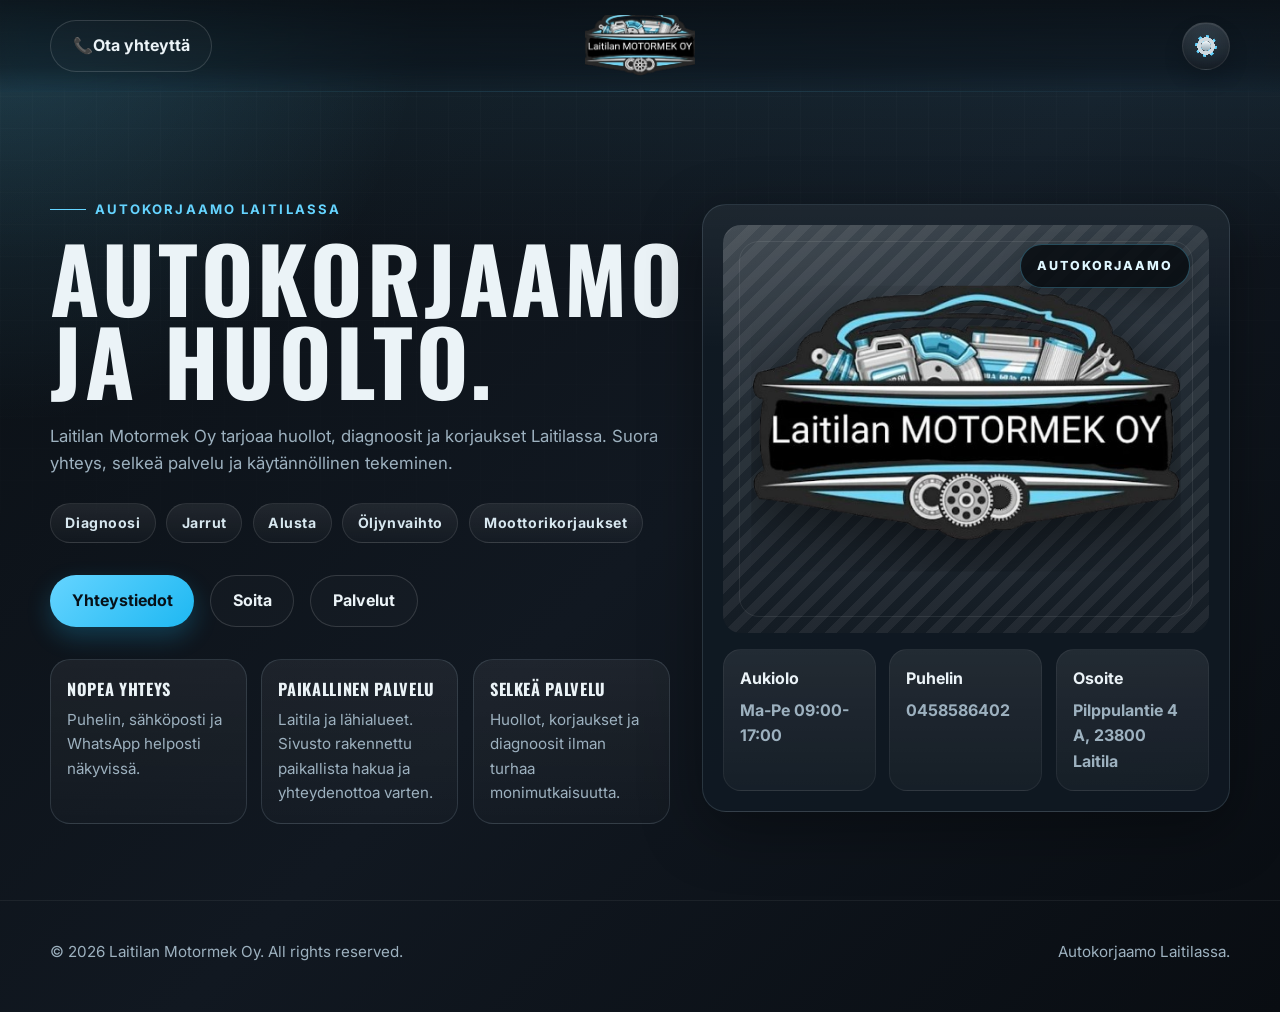
<file: index.html>
<!DOCTYPE html>
<html lang="fi">
<head>
  <meta charset="UTF-8">
  <meta name="viewport" content="width=device-width, initial-scale=1.0">
  <title>Laitilan Motormek Oy | Home</title>
  <meta
    name="description"
    content="Laitilan Motormek Oy tarjoaa autohuollot, diagnoosit ja korjaukset Laitilassa. Fast local car repair and maintenance in Laitila."
  >
  <meta
    name="keywords"
    content="autokorjaamo Laitila, autohuolto Laitila, car repair Laitila, diagnostics Laitila"
  >
  <meta name="theme-color" content="#0d1117">
  <meta property="og:title" content="Laitilan Motormek Oy">
  <meta property="og:description" content="Autokorjaamo Laitilassa. Car service and repair in Laitila.">
  <meta property="og:type" content="website">
  <meta property="og:locale" content="en_FI">
  <link rel="icon" type="image/png" href="logo-removebg-preview.png">
  <link rel="apple-touch-icon" href="logo-removebg-preview.png">
  <link rel="preconnect" href="https://fonts.googleapis.com">
  <link rel="preconnect" href="https://fonts.gstatic.com" crossorigin>
  <link
    href="https://fonts.googleapis.com/css2?family=Oswald:wght@400;500;600;700&family=Inter:wght@400;500;600;700;800&display=swap"
    rel="stylesheet"
  >
  <link rel="stylesheet" href="styles.css">
</head>
<body data-page="home">
  <a class="skip-link" href="#main-content">Skip to content</a>

  <header class="site-header">
    <div class="container nav">
      <a class="header-call button button-secondary" href="tel:0458586402">
        <span class="header-call-icon" aria-hidden="true">📞</span>
        <span class="header-call-text" data-i18n="header_call">Ota yhteyttä</span>
      </a>

      <a class="brand brand-center" href="index.html" aria-label="Laitilan Motormek Oy home">
        <span class="brand-logo-wrap">
          <img class="brand-logo" src="logo-removebg-preview.png" alt="Laitilan Motormek Oy logo">
        </span>
      </a>

      <div class="header-actions">
        <button class="nav-toggle" type="button" aria-expanded="false" aria-label="Open navigation">
          <span class="sr-only" data-i18n="header_menu">Menu</span>
          <span class="nav-toggle-gear" aria-hidden="true">
            <span class="gear-ring"></span>
            <span class="gear-core"></span>
          </span>
        </button>
      </div>

      <nav class="nav-menu" aria-label="Primary">
        <a href="index.html" data-i18n="nav_home">Home</a>
        <a href="services.html" data-i18n="nav_services">Services</a>
        <a href="contact.html" data-i18n="nav_contact">Contact</a>
        <div class="nav-menu-footer">
          <span class="nav-menu-lang-label" data-i18n="menu_language">Language</span>
          <div class="lang-switch" aria-label="Language switch">
            <button class="lang-button is-active" type="button" data-lang-btn="fi">FI</button>
            <button class="lang-button" type="button" data-lang-btn="en">EN</button>
          </div>
        </div>
      </nav>
    </div>
  </header>

  <main id="main-content">
    <section class="hero page-hero" id="home">
      <div class="container hero-grid">
        <div class="hero-copy">
          <p class="eyebrow" data-i18n="hero_eyebrow">Autokorjaamo Laitilassa</p>
          <h1 data-i18n="hero_title">Autokorjaamo ja huolto.</h1>
          <p class="hero-text" data-i18n="hero_text">
            Laitilan Motormek Oy tarjoaa huollot, diagnoosit ja korjaukset Laitilassa. Suora yhteys, selkeä palvelu ja käytännöllinen tekeminen.
          </p>
          <div class="hero-strip" aria-label="Service highlights">
            <span data-i18n="hero_tag_1">Diagnoosi</span>
            <span data-i18n="hero_tag_2">Jarrut</span>
            <span data-i18n="hero_tag_3">Alusta</span>
            <span data-i18n="hero_tag_4">Öljynvaihto</span>
            <span data-i18n="hero_tag_5">Moottorikorjaukset</span>
          </div>
          <div class="hero-actions">
            <a class="button button-primary" href="contact.html" data-i18n="hero_cta_contact">Yhteystiedot</a>
            <a class="button button-secondary" href="tel:0458586402">
              <span data-i18n="hero_cta_call">Soita</span>
            </a>
            <a class="button button-secondary" href="services.html" data-i18n="hero_cta_services">Palvelut</a>
          </div>
          <div class="hero-stats" aria-label="Business strengths">
            <article>
              <strong data-i18n="stat_1_title">Nopea yhteys</strong>
              <p data-i18n="stat_1_text">Puhelin, sähköposti ja WhatsApp helposti näkyvissä.</p>
            </article>
            <article>
              <strong data-i18n="stat_2_title">Paikallinen palvelu</strong>
              <p data-i18n="stat_2_text">Laitila ja lähialueet. Sivusto rakennettu paikallista hakua ja yhteydenottoa varten.</p>
            </article>
            <article>
              <strong data-i18n="stat_3_title">Selkeä palvelu</strong>
              <p data-i18n="stat_3_text">Huollot, korjaukset ja diagnoosit ilman turhaa monimutkaisuutta.</p>
            </article>
          </div>
        </div>

        <div class="hero-card">
          <div class="logo-frame" aria-label="Brand presentation">
            <div class="hero-badge hero-badge-top" data-i18n="hero_badge_top">Autokorjaamo</div>
            <img class="hero-logo" src="logo-removebg-preview.png" alt="Laitilan Motormek Oy logo">
          </div>
          <div class="quick-info">
            <article>
              <strong data-i18n="info_hours_title">Aukiolo</strong>
              <p data-i18n="info_hours_text">Ma-Pe 09:00-17:00</p>
            </article>
            <article>
              <strong data-i18n="info_phone_title">Puhelin</strong>
              <p>0458586402</p>
            </article>
            <article>
              <strong data-i18n="info_address_title">Osoite</strong>
              <p>Pilppulantie 4 A, 23800 Laitila</p>
            </article>
          </div>
        </div>
      </div>
    </section>
  </main>

  <footer class="site-footer">
    <div class="container footer-content">
      <p>&copy; <span id="year"></span> Laitilan Motormek Oy. All rights reserved.</p>
      <p data-i18n="footer_tagline">Autokorjaamo Laitilassa.</p>
    </div>
  </footer>

  <script src="script.js"></script>
</body>
</html>
</file>
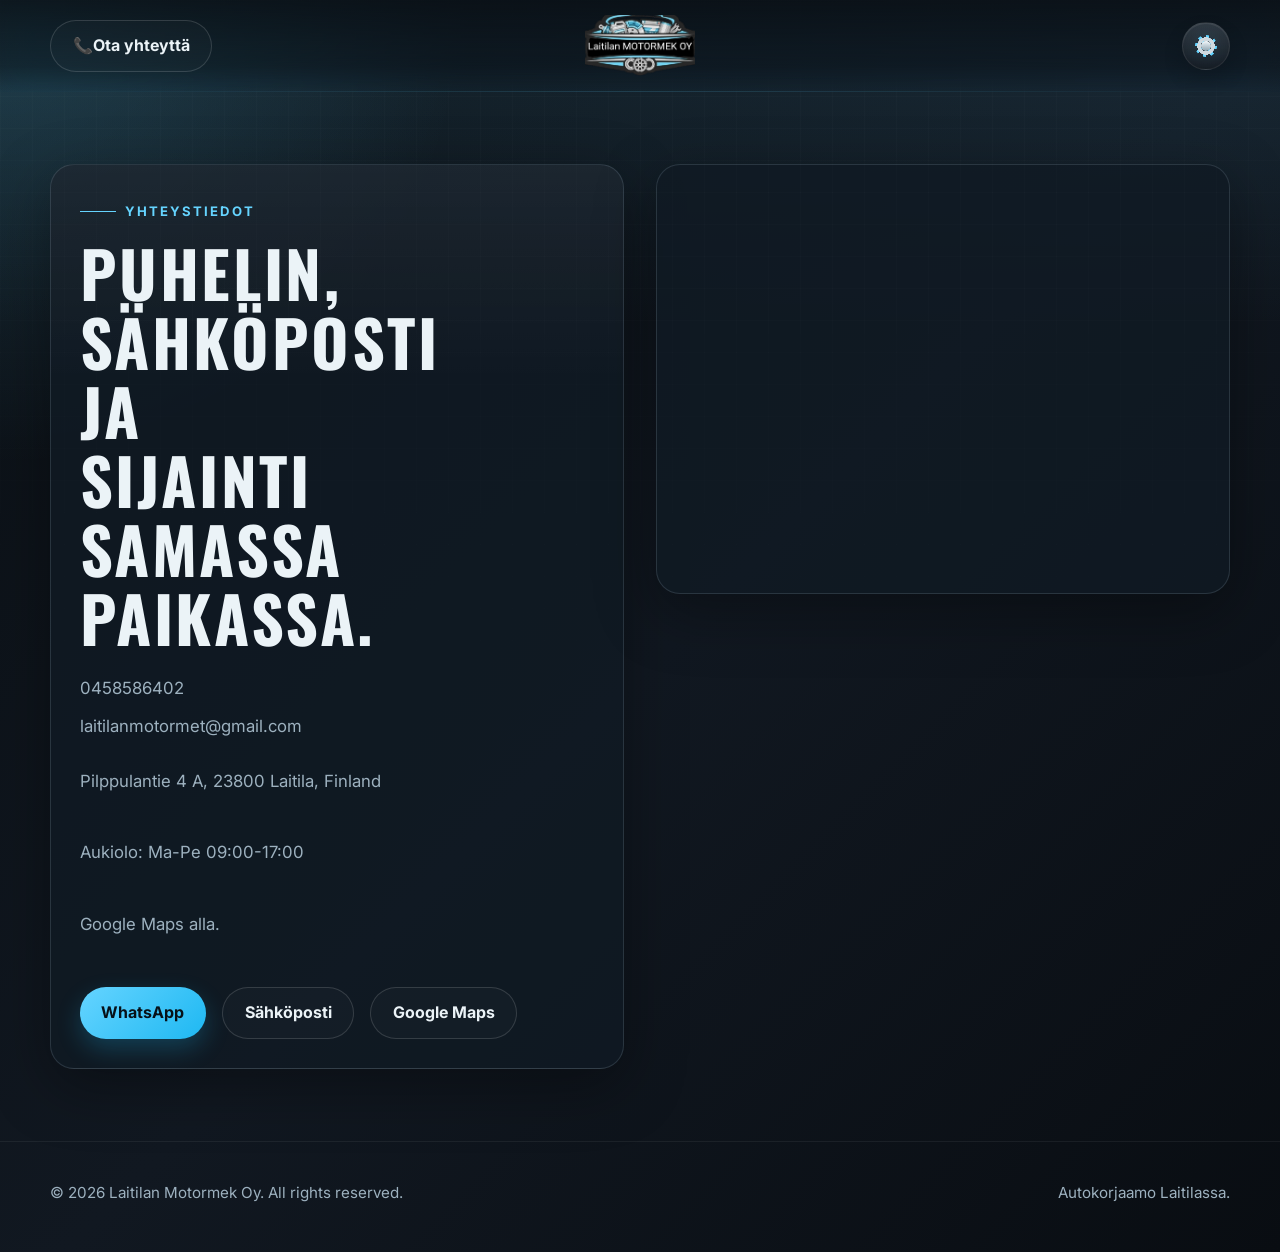
<file: contact.html>
<!DOCTYPE html>
<html lang="fi">
<head>
  <meta charset="UTF-8">
  <meta name="viewport" content="width=device-width, initial-scale=1.0">
  <title>Laitilan Motormek Oy | Contact</title>
  <meta
    name="description"
    content="Laitilan Motormek Oy yhteystiedot: puhelin, sähköposti, osoite ja Google Maps Laitilassa."
  >
  <meta name="theme-color" content="#0d1117">
  <link rel="icon" type="image/png" href="logo-removebg-preview.png">
  <link rel="apple-touch-icon" href="logo-removebg-preview.png">
  <link rel="preconnect" href="https://fonts.googleapis.com">
  <link rel="preconnect" href="https://fonts.gstatic.com" crossorigin>
  <link
    href="https://fonts.googleapis.com/css2?family=Oswald:wght@400;500;600;700&family=Inter:wght@400;500;600;700;800&display=swap"
    rel="stylesheet"
  >
  <link rel="stylesheet" href="styles.css">
</head>
<body data-page="contact">
  <a class="skip-link" href="#main-content">Skip to content</a>

  <header class="site-header">
    <div class="container nav">
      <a class="header-call button button-secondary" href="tel:0458586402">
        <span class="header-call-icon" aria-hidden="true">📞</span>
        <span class="header-call-text" data-i18n="header_call">Ota yhteyttä</span>
      </a>

      <a class="brand brand-center" href="index.html" aria-label="Laitilan Motormek Oy home">
        <span class="brand-logo-wrap">
          <img class="brand-logo" src="logo-removebg-preview.png" alt="Laitilan Motormek Oy logo">
        </span>
      </a>

      <div class="header-actions">
        <button class="nav-toggle" type="button" aria-expanded="false" aria-label="Open navigation">
          <span class="sr-only" data-i18n="header_menu">Menu</span>
          <span class="nav-toggle-gear" aria-hidden="true">
            <span class="gear-ring"></span>
            <span class="gear-core"></span>
          </span>
        </button>
      </div>

      <nav class="nav-menu" aria-label="Primary">
        <a href="index.html" data-i18n="nav_home">Home</a>
        <a href="services.html" data-i18n="nav_services">Services</a>
        <a href="contact.html" data-i18n="nav_contact">Contact</a>
        <div class="nav-menu-footer">
          <span class="nav-menu-lang-label" data-i18n="menu_language">Language</span>
          <div class="lang-switch" aria-label="Language switch">
            <button class="lang-button is-active" type="button" data-lang-btn="fi">FI</button>
            <button class="lang-button" type="button" data-lang-btn="en">EN</button>
          </div>
        </div>
      </nav>
    </div>
  </header>

  <main id="main-content">
    <section class="section page-section contact-page">
      <div class="container contact-grid">
        <div class="contact-panel">
          <p class="eyebrow" data-i18n="contact_eyebrow">Yhteystiedot</p>
          <h1 class="page-title" data-i18n="contact_title">Puhelin, sähköposti ja sijainti samassa paikassa.</h1>

          <div class="contact-list">
            <a href="tel:0458586402">0458586402</a>
            <a href="mailto:laitilanmotormet@gmail.com">laitilanmotormet@gmail.com</a>
            <p>Pilppulantie 4 A, 23800 Laitila, Finland</p>
            <p data-i18n="contact_hours">Ma-Pe 09:00-17:00</p>
            <p data-i18n="contact_map_note">Google Maps alla.</p>
          </div>

          <div class="contact-actions">
            <a class="button button-primary" href="https://wa.me/0458586402" target="_blank" rel="noreferrer">
              WhatsApp
            </a>
            <a class="button button-secondary" href="mailto:laitilanmotormet@gmail.com" data-i18n="contact_email">Sähköposti</a>
            <a class="button button-secondary" href="https://maps.google.com/?q=Pilppulantie%204%20A%2C%2023800%20Laitila" target="_blank" rel="noreferrer" data-i18n="contact_maps">
              Google Maps
            </a>
          </div>
        </div>

        <div class="map-card">
          <iframe
            title="Google Maps location of Laitilan Motormek Oy"
            src="https://www.google.com/maps?q=Pilppulantie%204%20A%2C%2023800%20Laitila&z=15&output=embed"
            loading="lazy"
            referrerpolicy="no-referrer-when-downgrade"
          ></iframe>
        </div>
      </div>
    </section>
  </main>

  <footer class="site-footer">
    <div class="container footer-content">
      <p>&copy; <span id="year"></span> Laitilan Motormek Oy. All rights reserved.</p>
      <p data-i18n="footer_tagline">Autokorjaamo Laitilassa.</p>
    </div>
  </footer>

  <script src="script.js"></script>
</body>
</html>
</file>
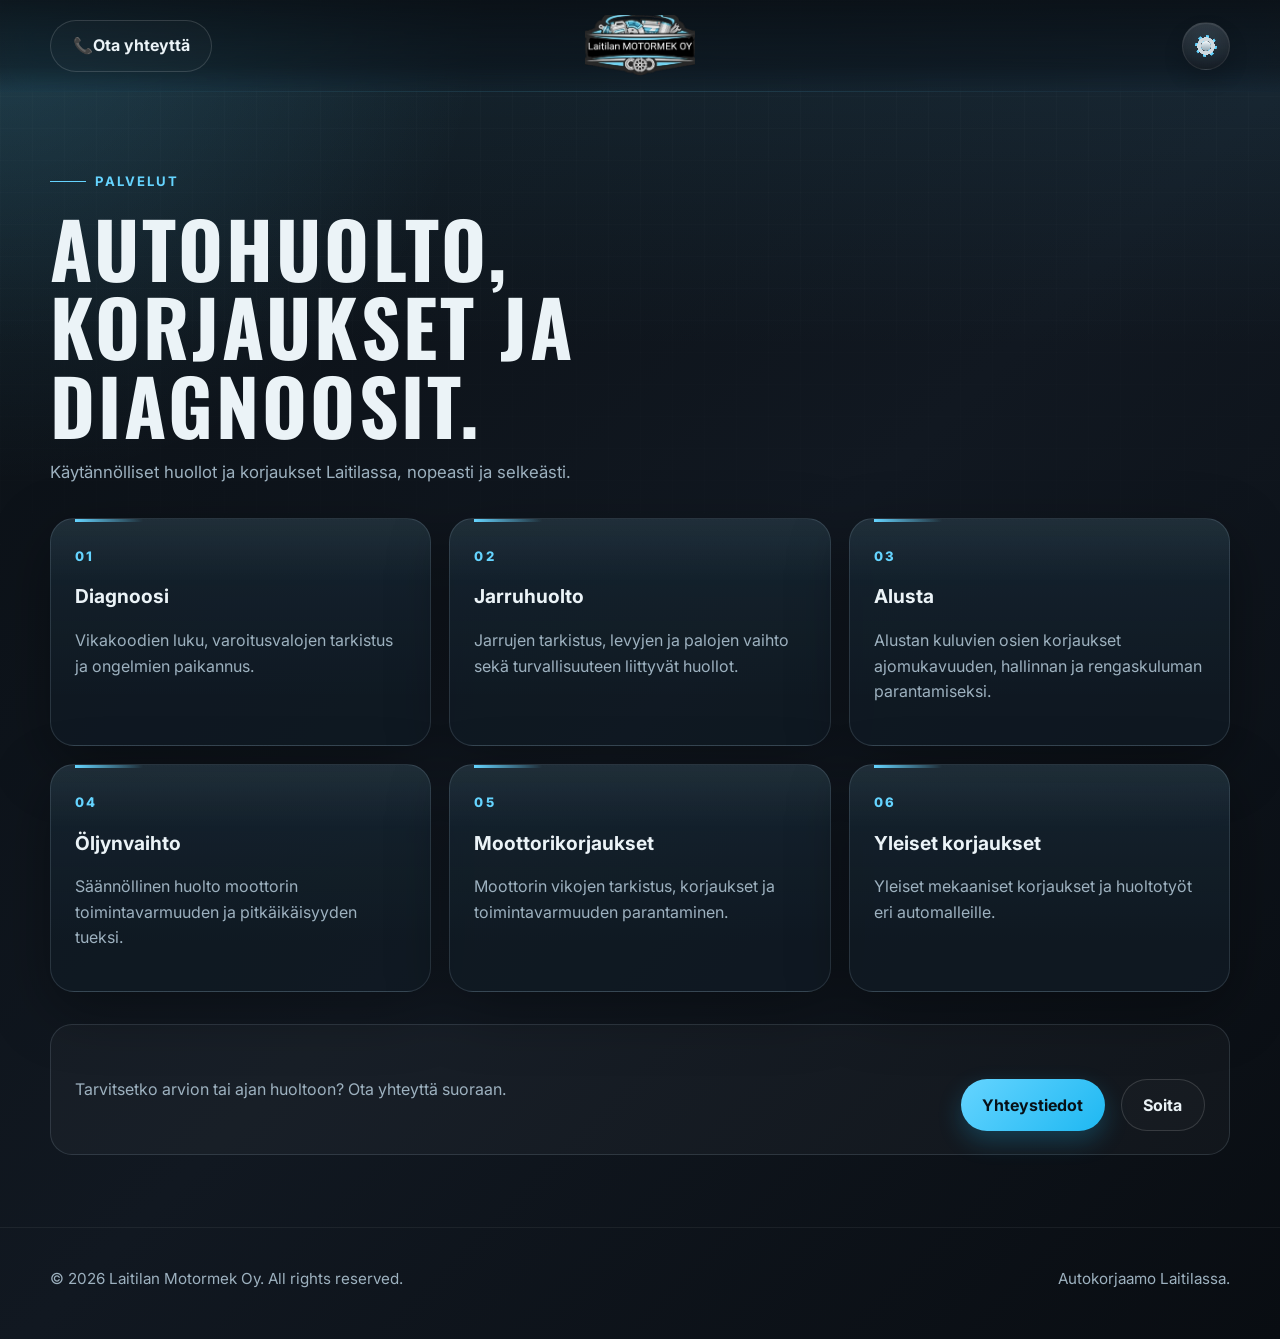
<file: services.html>
<!DOCTYPE html>
<html lang="fi">
<head>
  <meta charset="UTF-8">
  <meta name="viewport" content="width=device-width, initial-scale=1.0">
  <title>Laitilan Motormek Oy | Services</title>
  <meta
    name="description"
    content="Autokorjaamo Laitilassa: diagnoosi, jarruhuolto, alusta, öljynvaihto, moottorikorjaukset ja yleiset korjaukset."
  >
  <meta name="theme-color" content="#0d1117">
  <link rel="icon" type="image/png" href="logo-removebg-preview.png">
  <link rel="apple-touch-icon" href="logo-removebg-preview.png">
  <link rel="preconnect" href="https://fonts.googleapis.com">
  <link rel="preconnect" href="https://fonts.gstatic.com" crossorigin>
  <link
    href="https://fonts.googleapis.com/css2?family=Oswald:wght@400;500;600;700&family=Inter:wght@400;500;600;700;800&display=swap"
    rel="stylesheet"
  >
  <link rel="stylesheet" href="styles.css">
</head>
<body data-page="services">
  <a class="skip-link" href="#main-content">Skip to content</a>

  <header class="site-header">
    <div class="container nav">
      <a class="header-call button button-secondary" href="tel:0458586402">
        <span class="header-call-icon" aria-hidden="true">📞</span>
        <span class="header-call-text" data-i18n="header_call">Ota yhteyttä</span>
      </a>

      <a class="brand brand-center" href="index.html" aria-label="Laitilan Motormek Oy home">
        <span class="brand-logo-wrap">
          <img class="brand-logo" src="logo-removebg-preview.png" alt="Laitilan Motormek Oy logo">
        </span>
      </a>

      <div class="header-actions">
        <button class="nav-toggle" type="button" aria-expanded="false" aria-label="Open navigation">
          <span class="sr-only" data-i18n="header_menu">Menu</span>
          <span class="nav-toggle-gear" aria-hidden="true">
            <span class="gear-ring"></span>
            <span class="gear-core"></span>
          </span>
        </button>
      </div>

      <nav class="nav-menu" aria-label="Primary">
        <a href="index.html" data-i18n="nav_home">Home</a>
        <a href="services.html" data-i18n="nav_services">Services</a>
        <a href="contact.html" data-i18n="nav_contact">Contact</a>
        <div class="nav-menu-footer">
          <span class="nav-menu-lang-label" data-i18n="menu_language">Language</span>
          <div class="lang-switch" aria-label="Language switch">
            <button class="lang-button is-active" type="button" data-lang-btn="fi">FI</button>
            <button class="lang-button" type="button" data-lang-btn="en">EN</button>
          </div>
        </div>
      </nav>
    </div>
  </header>

  <main id="main-content">
    <section class="section page-section services-page">
      <div class="container">
        <div class="page-intro">
          <p class="eyebrow" data-i18n="services_eyebrow">Palvelut</p>
          <h1 class="page-title" data-i18n="services_title">Autohuolto, korjaukset ja diagnoosit.</h1>
          <p class="page-text" data-i18n="services_intro">Käytännölliset huollot ja korjaukset Laitilassa, nopeasti ja selkeästi.</p>
        </div>

        <div class="service-grid">
          <article class="service-card">
            <span class="service-index">01</span>
            <h3 data-i18n="service_1_title">Diagnoosi</h3>
            <p data-i18n="service_1_text">Vikakoodien luku, varoitusvalojen tarkistus ja ongelmien paikannus.</p>
          </article>
          <article class="service-card">
            <span class="service-index">02</span>
            <h3 data-i18n="service_2_title">Jarruhuolto</h3>
            <p data-i18n="service_2_text">Jarrujen tarkistus, levyjen ja palojen vaihto sekä turvallisuuteen liittyvät huollot.</p>
          </article>
          <article class="service-card">
            <span class="service-index">03</span>
            <h3 data-i18n="service_3_title">Alusta</h3>
            <p data-i18n="service_3_text">Alustan kuluvien osien korjaukset ajomukavuuden, hallinnan ja rengaskuluman parantamiseksi.</p>
          </article>
          <article class="service-card">
            <span class="service-index">04</span>
            <h3 data-i18n="service_4_title">Öljynvaihto</h3>
            <p data-i18n="service_4_text">Säännöllinen huolto moottorin toimintavarmuuden ja pitkäikäisyyden tueksi.</p>
          </article>
          <article class="service-card">
            <span class="service-index">05</span>
            <h3 data-i18n="service_5_title">Moottorikorjaukset</h3>
            <p data-i18n="service_5_text">Moottorin vikojen tarkistus, korjaukset ja toimintavarmuuden parantaminen.</p>
          </article>
          <article class="service-card">
            <span class="service-index">06</span>
            <h3 data-i18n="service_6_title">Yleiset korjaukset</h3>
            <p data-i18n="service_6_text">Yleiset mekaaniset korjaukset ja huoltotyöt eri automalleille.</p>
          </article>
        </div>

        <div class="page-cta-panel">
          <p data-i18n="services_cta_text">Tarvitsetko arvion tai ajan huoltoon? Ota yhteyttä suoraan.</p>
          <div class="hero-actions">
            <a class="button button-primary" href="contact.html" data-i18n="hero_cta_contact">Yhteystiedot</a>
            <a class="button button-secondary" href="tel:0458586402">
              <span data-i18n="hero_cta_call">Soita</span>
            </a>
          </div>
        </div>
      </div>
    </section>
  </main>

  <footer class="site-footer">
    <div class="container footer-content">
      <p>&copy; <span id="year"></span> Laitilan Motormek Oy. All rights reserved.</p>
      <p data-i18n="footer_tagline">Autokorjaamo Laitilassa.</p>
    </div>
  </footer>

  <script src="script.js"></script>
</body>
</html>
</file>
<file: styles.css>
:root {
  --bg: #090d12;
  --bg-soft: #101821;
  --surface: rgba(17, 26, 36, 0.82);
  --surface-strong: #111923;
  --surface-metal: #1a232d;
  --text: #ebf3f7;
  --muted: #9db1bf;
  --line: rgba(173, 198, 214, 0.16);
  --accent: #65d4ff;
  --accent-strong: #1eb8f2;
  --accent-dark: #0c6d92;
  --shadow: 0 18px 60px rgba(0, 0, 0, 0.34);
  --radius: 24px;
  --container: 1180px;
}

* {
  box-sizing: border-box;
}

html {
  scroll-behavior: smooth;
}

body {
  margin: 0;
  font-family: "Inter", sans-serif;
  color: var(--text);
  background:
    radial-gradient(circle at top left, rgba(101, 212, 255, 0.18), transparent 26%),
    linear-gradient(180deg, rgba(101, 212, 255, 0.1), transparent 26%),
    linear-gradient(135deg, #0a0f14 0%, #111821 52%, #090d12 100%);
  line-height: 1.6;
}

body::before {
  content: "";
  position: fixed;
  inset: 0;
  pointer-events: none;
  background-image:
    linear-gradient(rgba(255, 255, 255, 0.03) 1px, transparent 1px),
    linear-gradient(90deg, rgba(255, 255, 255, 0.03) 1px, transparent 1px);
  background-size: 32px 32px;
  mask-image: linear-gradient(180deg, rgba(0, 0, 0, 0.55), transparent 86%);
}

a {
  color: inherit;
  text-decoration: none;
}

img {
  max-width: 100%;
  display: block;
}

.skip-link {
  position: absolute;
  left: -999px;
  top: 0;
}

.sr-only {
  position: absolute;
  width: 1px;
  height: 1px;
  padding: 0;
  margin: -1px;
  overflow: hidden;
  clip: rect(0, 0, 0, 0);
  white-space: nowrap;
  border: 0;
}

.skip-link:focus {
  left: 1rem;
  top: 1rem;
  z-index: 1000;
  background: #fff;
  color: #000;
  padding: 0.75rem 1rem;
  border-radius: 12px;
}

.container {
  width: min(calc(100% - 2rem), var(--container));
  margin: 0 auto;
}

.site-header {
  position: sticky;
  top: 0;
  z-index: 20;
  backdrop-filter: blur(16px) saturate(1.15);
  background:
    linear-gradient(180deg, rgba(8, 12, 17, 0.78), rgba(8, 12, 17, 0.44) 72%, rgba(8, 12, 17, 0));
}

.site-header::after {
  content: "";
  position: absolute;
  left: 0;
  right: 0;
  bottom: 0;
  height: 1px;
  background: linear-gradient(90deg, transparent, rgba(101, 212, 255, 0.2), transparent);
  opacity: 0.8;
}

.nav {
  position: relative;
  display: grid;
  grid-template-columns: 1fr auto 1fr;
  align-items: center;
  min-height: 92px;
  gap: 1rem;
}

.brand {
  display: inline-flex;
  align-items: center;
  padding: 0.25rem 0;
}

.brand-center {
  justify-self: center;
}

.brand-logo-wrap {
  display: inline-flex;
  align-items: center;
  justify-content: center;
  width: 110px;
  height: 62px;
  padding: 0;
  border-radius: 0;
  background: transparent;
  border: 0;
  box-shadow: none;
  overflow: hidden;
}

.brand-logo {
  width: 112%;
  max-width: none;
  height: auto;
  object-fit: cover;
  filter: none;
  transform: translateX(0);
  transform-origin: center;
  clip-path: inset(14% 2% 14% 2%);
}

.hero h1,
.section h2 {
  font-family: "Oswald", sans-serif;
  letter-spacing: 0.04em;
}

.header-call {
  justify-self: start;
  min-width: 112px;
}

.header-call-icon {
  flex: 0 0 auto;
}

.header-call-text {
  white-space: nowrap;
}

.header-actions {
  justify-self: end;
  display: inline-flex;
  align-items: center;
  gap: 0.75rem;
}

.lang-button {
  min-width: 46px;
  min-height: 38px;
  padding: 0 0.8rem;
  border: 0;
  border-radius: 999px;
  background: transparent;
  color: var(--muted);
  font-weight: 800;
  cursor: pointer;
  transition: background 0.2s ease, color 0.2s ease;
}

.lang-button.is-active {
  color: #071118;
  background: linear-gradient(135deg, var(--accent), #d0f5ff);
}

.nav-menu {
  position: absolute;
  top: calc(100% + 0.75rem);
  right: 0;
  min-width: 220px;
  display: grid;
  gap: 0.4rem;
  padding: 0.75rem;
  border: 1px solid rgba(255, 255, 255, 0.08);
  border-radius: 22px;
  background: rgba(9, 13, 18, 0.88);
  backdrop-filter: blur(16px) saturate(1.15);
  box-shadow: 0 18px 40px rgba(0, 0, 0, 0.26);
  transform: translateY(-4px) scale(0.98);
  transform-origin: top right;
  opacity: 0;
  visibility: hidden;
  transition: opacity 0.2s ease, transform 0.2s ease, visibility 0.2s ease;
}

.nav-menu.is-open {
  opacity: 1;
  visibility: visible;
  transform: translateY(0) scale(1);
}

.nav-menu a {
  display: flex;
  align-items: center;
  color: var(--muted);
  min-height: 46px;
  padding: 0.5rem 0.85rem;
  border-radius: 14px;
  transition: color 0.25s ease, background 0.25s ease, box-shadow 0.25s ease;
}

.nav-menu a:hover,
.nav-menu a:focus-visible {
  color: var(--text);
  background: rgba(255, 255, 255, 0.035);
  box-shadow: inset 0 0 0 1px rgba(255, 255, 255, 0.04);
}

body[data-page="home"] .nav-menu a[href="index.html"],
body[data-page="services"] .nav-menu a[href="services.html"],
body[data-page="contact"] .nav-menu a[href="contact.html"] {
  color: var(--text);
  background: rgba(255, 255, 255, 0.05);
  box-shadow: inset 0 0 0 1px rgba(101, 212, 255, 0.14);
}

.nav-menu-footer {
  display: grid;
  gap: 0.65rem;
  margin-top: 0.35rem;
  padding-top: 0.8rem;
  border-top: 1px solid rgba(255, 255, 255, 0.08);
}

.nav-menu-lang-label {
  color: var(--muted);
  font-size: 0.78rem;
  font-weight: 700;
  letter-spacing: 0.14em;
  text-transform: uppercase;
}

.lang-switch {
  display: inline-flex;
  align-items: center;
  width: fit-content;
  padding: 0.25rem;
  border-radius: 999px;
  border: 1px solid rgba(255, 255, 255, 0.08);
  background: rgba(255, 255, 255, 0.03);
}

.nav-toggle {
  display: inline-flex;
  align-items: center;
  justify-content: center;
  width: 48px;
  min-height: 48px;
  padding: 0;
  border: 1px solid rgba(255, 255, 255, 0.08);
  border-radius: 999px;
  background:
    linear-gradient(180deg, rgba(255, 255, 255, 0.08), rgba(255, 255, 255, 0.02)),
    linear-gradient(180deg, #1d2731 0%, #10171f 100%);
  color: var(--text);
  cursor: pointer;
  overflow: hidden;
  box-shadow:
    inset 0 1px 0 rgba(255, 255, 255, 0.08),
    0 10px 20px rgba(0, 0, 0, 0.16);
  transition: transform 0.2s ease, background 0.2s ease, border-color 0.2s ease, box-shadow 0.2s ease;
}

.nav-toggle:hover,
.nav-toggle:focus-visible {
  transform: translateY(-1px);
  background:
    linear-gradient(180deg, rgba(255, 255, 255, 0.1), rgba(255, 255, 255, 0.03)),
    linear-gradient(180deg, #212d39 0%, #121a23 100%);
  border-color: rgba(101, 212, 255, 0.24);
  box-shadow:
    inset 0 1px 0 rgba(255, 255, 255, 0.1),
    0 12px 24px rgba(0, 0, 0, 0.2);
}

.nav-toggle-gear {
  position: relative;
  display: inline-flex;
  align-items: center;
  justify-content: center;
  width: 22px;
  height: 22px;
  filter: drop-shadow(0 0 10px rgba(101, 212, 255, 0.18));
  z-index: 1;
}

.gear-ring,
.gear-core {
  position: absolute;
  border-radius: 999px;
}

.gear-ring {
  inset: 0;
  background:
    radial-gradient(circle, transparent 34%, #cfd9df 35%, #cfd9df 56%, transparent 57%),
    conic-gradient(
      from 0deg,
      #65d4ff 0deg 18deg,
      transparent 18deg 45deg,
      #65d4ff 45deg 63deg,
      transparent 63deg 90deg,
      #65d4ff 90deg 108deg,
      transparent 108deg 135deg,
      #65d4ff 135deg 153deg,
      transparent 153deg 180deg,
      #65d4ff 180deg 198deg,
      transparent 198deg 225deg,
      #65d4ff 225deg 243deg,
      transparent 243deg 270deg,
      #65d4ff 270deg 288deg,
      transparent 288deg 315deg,
      #65d4ff 315deg 333deg,
      transparent 333deg 360deg
    );
}

.gear-core {
  inset: 6px;
  background: linear-gradient(180deg, #f0f6fa 0%, #8ea4b0 100%);
  box-shadow: inset 0 1px 2px rgba(255, 255, 255, 0.35);
}

.nav-toggle[aria-expanded="true"] .nav-toggle-gear {
  transform: rotate(30deg);
}

.hero {
  padding: 6rem 0 4.5rem;
  position: relative;
}

.page-hero {
  min-height: calc(100vh - 92px);
  display: flex;
  align-items: center;
}

.hero-grid,
.about-grid,
.contact-grid {
  display: grid;
  gap: 2rem;
}

.hero-grid {
  grid-template-columns: minmax(0, 1.08fr) minmax(320px, 0.92fr);
  align-items: center;
}

.eyebrow {
  display: inline-flex;
  align-items: center;
  gap: 0.55rem;
  margin: 0 0 1rem;
  color: var(--accent);
  font-size: 0.82rem;
  font-weight: 700;
  letter-spacing: 0.16em;
  text-transform: uppercase;
}

.eyebrow::before {
  content: "";
  width: 36px;
  height: 1px;
  background: currentColor;
}

.hero h1 {
  margin: 0;
  max-width: 11ch;
  font-size: clamp(2.9rem, 7vw, 5.7rem);
  line-height: 0.92;
  text-transform: uppercase;
  text-wrap: balance;
}

.hero-text,
.section-heading h2,
.about-copy,
.service-card p,
.gallery-card p,
.contact-list,
.footer-content {
  color: var(--muted);
}

.hero-text {
  max-width: 56ch;
  margin: 1.4rem 0 0;
  font-size: 1.05rem;
}

.hero-strip {
  display: flex;
  flex-wrap: wrap;
  gap: 0.65rem;
  margin-top: 1.6rem;
}

.hero-strip span {
  padding: 0.5rem 0.9rem;
  border-radius: 999px;
  background: linear-gradient(180deg, rgba(255, 255, 255, 0.08), rgba(255, 255, 255, 0.02));
  border: 1px solid rgba(255, 255, 255, 0.1);
  color: #d7e7ef;
  font-size: 0.88rem;
  font-weight: 700;
  letter-spacing: 0.04em;
}

.hero-actions,
.contact-actions {
  display: flex;
  flex-wrap: wrap;
  gap: 1rem;
  margin-top: 2rem;
}

.button {
  display: inline-flex;
  align-items: center;
  justify-content: center;
  min-height: 52px;
  padding: 0 1.35rem;
  border-radius: 999px;
  font-weight: 700;
  transition: transform 0.2s ease, background 0.2s ease, border-color 0.2s ease;
}

.button:hover,
.button:focus-visible {
  transform: translateY(-1px);
}

.button-primary {
  background: linear-gradient(135deg, var(--accent) 0%, var(--accent-strong) 100%);
  color: #071118;
  box-shadow: 0 10px 24px rgba(30, 184, 242, 0.24);
}

.button-secondary {
  border: 1px solid rgba(255, 255, 255, 0.14);
  background: rgba(255, 255, 255, 0.02);
}

.hero-stats {
  display: grid;
  grid-template-columns: repeat(3, minmax(0, 1fr));
  gap: 0.9rem;
  margin-top: 2rem;
}

.hero-stats article {
  padding: 1rem 1rem 1.1rem;
  border: 1px solid var(--line);
  border-radius: 20px;
  background:
    linear-gradient(180deg, rgba(255, 255, 255, 0.04), transparent),
    rgba(255, 255, 255, 0.02);
}

.hero-stats strong {
  display: block;
  margin-bottom: 0.35rem;
  font-family: "Oswald", sans-serif;
  font-size: 1.02rem;
  letter-spacing: 0.04em;
  text-transform: uppercase;
}

.hero-stats p {
  margin: 0;
  color: var(--muted);
  font-size: 0.95rem;
}

.hero-card,
.service-card,
.gallery-card,
.contact-panel,
.map-card {
  border: 1px solid var(--line);
  border-radius: var(--radius);
  background: var(--surface);
  box-shadow: var(--shadow);
}

.hero-card {
  padding: 1.25rem;
  background:
    linear-gradient(180deg, rgba(255, 255, 255, 0.06), transparent 24%),
    rgba(17, 26, 36, 0.82);
}

.logo-frame {
  position: relative;
  overflow: hidden;
  min-height: 360px;
  border-radius: calc(var(--radius) - 6px);
  background:
    linear-gradient(160deg, rgba(255, 255, 255, 0.12), transparent 36%),
    repeating-linear-gradient(
      135deg,
      rgba(255, 255, 255, 0.06) 0,
      rgba(255, 255, 255, 0.06) 9px,
      transparent 9px,
      transparent 18px
    ),
    linear-gradient(180deg, #2a343d 0%, #141c24 100%);
  display: grid;
  place-items: center;
}

.logo-frame::before {
  content: "";
  position: absolute;
  inset: 1rem;
  border: 1px solid rgba(255, 255, 255, 0.08);
  border-radius: 20px;
}

.hero-logo {
  position: relative;
  z-index: 1;
  width: min(96%, 470px);
  max-width: none;
  height: auto;
  object-fit: cover;
  filter: drop-shadow(0 20px 28px rgba(0, 0, 0, 0.45));
  clip-path: inset(15% 4% 15% 4%);
}

.hero-badge {
  position: absolute;
  z-index: 1;
  padding: 0.7rem 1rem;
  font-size: 0.78rem;
  font-weight: 800;
  letter-spacing: 0.16em;
  text-transform: uppercase;
  color: #dff7ff;
  background: rgba(9, 13, 18, 0.88);
  border: 1px solid rgba(101, 212, 255, 0.3);
  border-radius: 999px;
  box-shadow: 0 12px 24px rgba(0, 0, 0, 0.22);
}

.hero-badge-top {
  top: 1.2rem;
  right: 1.2rem;
}

.hero-badge-bottom {
  left: 1.2rem;
  bottom: 1.2rem;
}

.quick-info {
  display: grid;
  grid-template-columns: repeat(3, 1fr);
  gap: 0.85rem;
  margin-top: 1rem;
}

.quick-info article,
.gallery-card span {
  font-weight: 700;
}

.quick-info article {
  padding: 1rem;
  border-radius: 18px;
  background:
    linear-gradient(180deg, rgba(255, 255, 255, 0.05), transparent),
    rgba(255, 255, 255, 0.03);
  border: 1px solid rgba(255, 255, 255, 0.06);
}

.quick-info p {
  margin: 0.4rem 0 0;
  color: var(--muted);
}

.section {
  padding: 4.5rem 0;
}

.page-section {
  min-height: calc(100vh - 92px);
  display: flex;
  align-items: center;
}

.page-intro {
  max-width: 760px;
  margin-bottom: 2rem;
}

.page-title {
  margin: 0;
  font-family: "Oswald", sans-serif;
  font-size: clamp(2.6rem, 6vw, 4.8rem);
  line-height: 1.02;
  letter-spacing: 0.04em;
  text-transform: uppercase;
}

.page-text {
  max-width: 60ch;
  margin: 1rem 0 0;
  color: var(--muted);
  font-size: 1.05rem;
}

.contact-page .page-title {
  max-width: 8.5ch;
  font-size: clamp(2.35rem, 5vw, 4.25rem);
  line-height: 1.08;
}

.page-cta-panel {
  display: flex;
  flex-wrap: wrap;
  align-items: center;
  justify-content: space-between;
  gap: 1rem;
  margin-top: 2rem;
  padding: 1.4rem 1.5rem;
  border: 1px solid var(--line);
  border-radius: 22px;
  background: rgba(255, 255, 255, 0.03);
}

.page-cta-panel p {
  margin: 0;
  color: var(--muted);
}

.section-heading {
  margin-bottom: 1.75rem;
}

.section h2 {
  margin: 0;
  font-size: clamp(2rem, 4vw, 3.4rem);
  line-height: 1;
  max-width: 12ch;
}

.service-grid,
.gallery-grid {
  display: grid;
  grid-template-columns: repeat(3, minmax(0, 1fr));
  gap: 1.15rem;
}

.service-card,
.gallery-card {
  padding: 1.5rem;
}

.service-card {
  position: relative;
  overflow: hidden;
  background:
    linear-gradient(180deg, rgba(255, 255, 255, 0.05), transparent 28%),
    linear-gradient(180deg, rgba(101, 212, 255, 0.06), transparent 80%),
    var(--surface);
}

.service-card::before {
  content: "";
  position: absolute;
  top: 0;
  left: 1.5rem;
  width: 68px;
  height: 3px;
  background: linear-gradient(90deg, var(--accent), transparent);
}

.service-card h3,
.gallery-card h3 {
  margin: 0 0 0.55rem;
  font-size: 1.2rem;
}

.service-index {
  display: inline-flex;
  margin-bottom: 0.9rem;
  color: var(--accent);
  font-size: 0.82rem;
  font-weight: 800;
  letter-spacing: 0.18em;
}

.gallery-card span {
  display: inline-flex;
  align-items: center;
  justify-content: center;
  width: 3rem;
  height: 3rem;
  margin-bottom: 1rem;
  border-radius: 14px;
  color: #071118;
  background: linear-gradient(135deg, var(--accent), #d1f6ff);
  box-shadow: 0 10px 24px rgba(30, 184, 242, 0.2);
}

.about-grid,
.contact-grid {
  grid-template-columns: repeat(2, minmax(0, 1fr));
  align-items: start;
}

.about-copy p:first-child {
  margin-top: 0;
}

.contact-panel {
  padding: 1.8rem;
  background:
    linear-gradient(180deg, rgba(255, 255, 255, 0.05), transparent 24%),
    var(--surface);
}

.contact-list {
  display: grid;
  gap: 0.7rem;
  margin-top: 1.4rem;
  font-size: 1.05rem;
}

.contact-list a:hover,
.contact-list a:focus-visible {
  color: var(--text);
}

.map-card {
  overflow: hidden;
  min-height: 420px;
}

.map-card iframe {
  width: 100%;
  height: 100%;
  min-height: 420px;
  border: 0;
  filter: grayscale(0.2) contrast(1.1);
}

.site-footer {
  padding: 1.5rem 0 2rem;
  border-top: 1px solid rgba(255, 255, 255, 0.06);
}

.footer-content {
  display: flex;
  flex-wrap: wrap;
  justify-content: space-between;
  gap: 1rem;
  font-size: 0.95rem;
}

@media (max-width: 960px) {
  .hero-grid,
  .about-grid,
  .contact-grid,
  .service-grid,
  .gallery-grid {
    grid-template-columns: 1fr;
  }

  .hero-stats {
    grid-template-columns: 1fr;
  }

  .hero h1,
  .section h2 {
    max-width: none;
  }

  .quick-info {
    grid-template-columns: 1fr;
  }

  .nav {
    grid-template-columns: minmax(0, 1fr) auto minmax(0, 1fr);
    min-height: 84px;
  }
}

@media (max-width: 760px) {
  .nav {
    display: block;
    width: 100%;
    min-height: 74px;
    padding: 0.7rem 1rem;
  }

  .brand-center {
    position: absolute;
    top: 50%;
    left: calc(50% + 14px);
    transform: translate(-50%, -50%);
    z-index: 1;
  }

  .brand-logo-wrap {
    width: 88px;
    height: 48px;
  }

  .header-call {
    position: absolute;
    top: 50%;
    left: 1rem;
    min-width: 0;
    min-height: 42px;
    padding: 0 0.8rem;
    font-size: 0.86rem;
    transform: translateY(-50%);
    z-index: 2;
  }

  .header-call-text {
    display: none;
  }

  .header-actions {
    position: absolute;
    top: 50%;
    right: 1rem;
    transform: translateY(-50%);
    justify-self: auto;
    gap: 0.45rem;
    z-index: 2;
  }

  .header-call:hover,
  .header-call:focus-visible {
    transform: translateY(calc(-50% - 1px));
  }

  .lang-button {
    min-width: 40px;
    min-height: 34px;
    padding: 0 0.55rem;
    font-size: 0.82rem;
  }

  .nav-toggle {
    min-height: 42px;
    width: 42px;
  }

  .nav-toggle-gear {
    width: 20px;
    height: 20px;
  }

  .nav-menu {
    top: calc(100% + 0.55rem);
    left: 0;
    right: 0;
    min-width: 0;
  }

  .nav-menu.is-open {
    opacity: 1;
    visibility: visible;
    transform: translateY(0) scale(1);
  }

  .hero {
    padding-top: 3rem;
  }

  .page-hero,
  .page-section {
    min-height: auto;
  }

  .hero h1 {
    font-size: clamp(2.2rem, 13vw, 3.8rem);
    line-height: 0.94;
  }

  .page-title {
    font-size: clamp(2.1rem, 12vw, 3.6rem);
  }

  .page-cta-panel {
    padding: 1.2rem;
  }

  .hero-strip {
    gap: 0.5rem;
  }

  .hero-strip span {
    font-size: 0.8rem;
    padding: 0.45rem 0.75rem;
  }

  .hero-actions {
    display: grid;
    grid-template-columns: 1fr 1fr;
    gap: 0.75rem;
  }

  .hero-actions .button:first-child {
    grid-column: 1 / -1;
  }

  .hero-actions .button {
    width: 100%;
  }

  .hero-stats article,
  .service-card,
  .contact-panel {
    border-radius: 18px;
  }

  .logo-frame {
    min-height: 250px;
  }

  .hero-logo {
    width: min(100%, 360px);
  }

  .hero-badge {
    font-size: 0.72rem;
    letter-spacing: 0.12em;
  }

  .quick-info article {
    padding: 0.9rem;
  }

  .section {
    padding: 3.75rem 0;
  }
}
</file>
